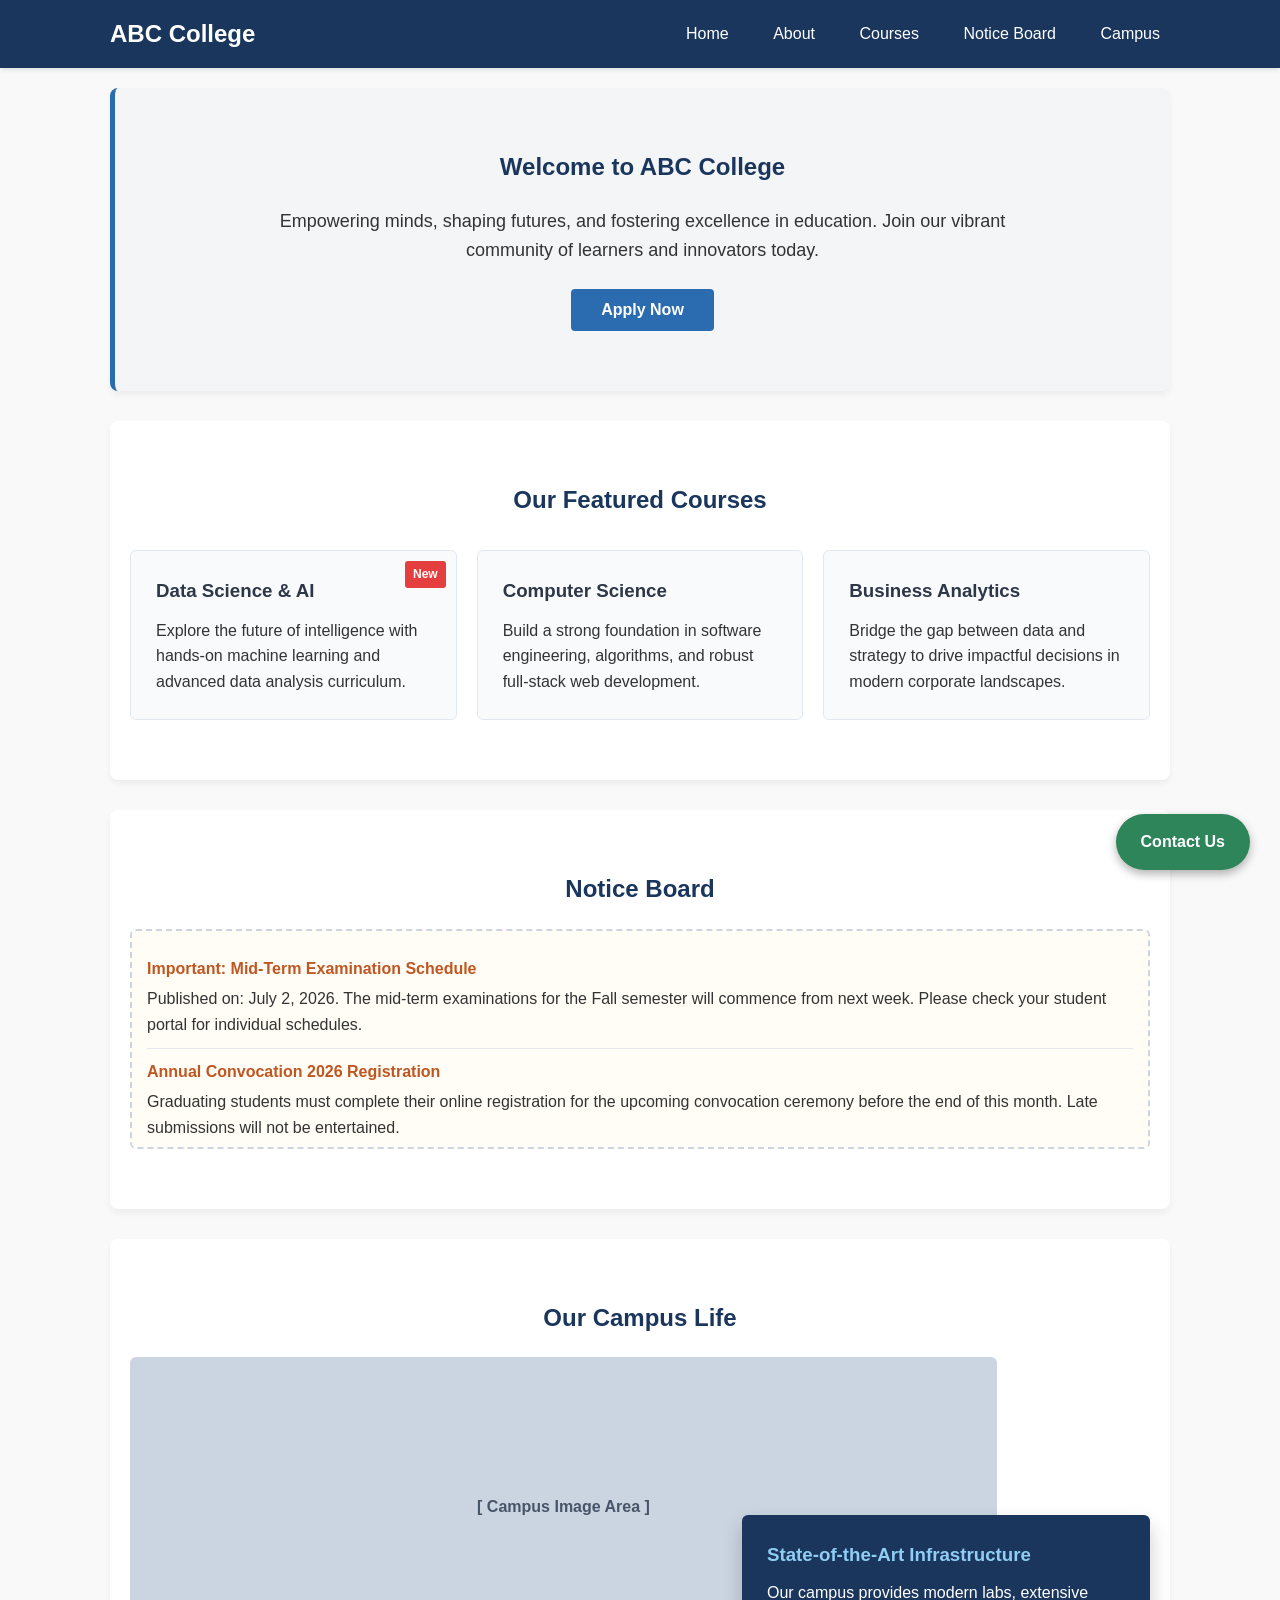
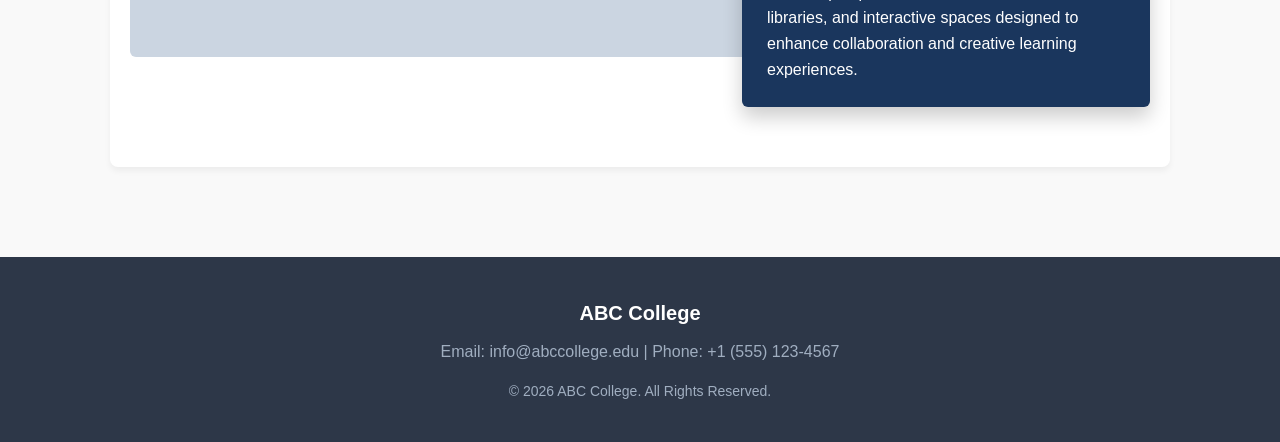
<file: index.html>
<!DOCTYPE html>
<html lang="en">
<head>
    <meta charset="UTF-8">
    <meta name="viewport" content="width=device-width, initial-scale=1.0">
    <title>ABC College | Welcome</title>
    <!-- External CSS link matching the required filename -->
    <link rel="stylesheet" href="style.css">
</head>
<body>

    <!-- Fixed/Sticky Contact Button -->
    <a href="#contact" class="fixed-contact-btn">Contact Us</a>

    <!-- Header Section -->
    <header class="main-header">
        <div class="header-container">
            <h1 id="college-logo">ABC College</h1>
            <nav class="nav-menu">
                <ul>
                    <li><a href="#home">Home</a></li>
                    <li><a href="#about">About</a></li>
                    <li><a href="#courses">Courses</a></li>
                    <li><a href="#notices">Notice Board</a></li>
                    <li><a href="#campus">Campus</a></li>
                </ul>
            </nav>
        </div>
    </header>

    <!-- Main Content Wrapper -->
    <main class="content-wrapper">

        <!-- Welcome Section -->
        <section id="home" class="welcome-section">
            <h2>Welcome to ABC College</h2>
            <p>Empowering minds, shaping futures, and fostering excellence in education. Join our vibrant community of learners and innovators today.</p>
            <button class="btn-primary">Apply Now</button>
        </section>

        <!-- Courses Section -->
        <section id="courses" class="courses-section">
            <h2 class="section-title">Our Featured Courses</h2>
            <div class="courses-grid">
                <!-- Course Card 1 with 'New' Badge -->
                <div class="course-card">
                    <span class="badge-new">New</span>
                    <h3>Data Science & AI</h3>
                    <p>Explore the future of intelligence with hands-on machine learning and advanced data analysis curriculum.</p>
                </div>
                <!-- Course Card 2 -->
                <div class="course-card">
                    <h3>Computer Science</h3>
                    <p>Build a strong foundation in software engineering, algorithms, and robust full-stack web development.</p>
                </div>
                <!-- Course Card 3 -->
                <div class="course-card">
                    <h3>Business Analytics</h3>
                    <p>Bridge the gap between data and strategy to drive impactful decisions in modern corporate landscapes.</p>
                </div>
            </div>
        </section>

        <!-- Notice Board Section -->
        <section id="notices" class="notice-section">
            <h2>Notice Board</h2>
            <!-- Box demonstrating fixed height and overflow scroll -->
            <div class="notice-board-box">
                <div class="notice-item">
                    <h4>Important: Mid-Term Examination Schedule</h4>
                    <p>Published on: July 2, 2026. The mid-term examinations for the Fall semester will commence from next week. Please check your student portal for individual schedules.</p>
                </div>
                <hr>
                <div class="notice-item">
                    <h4>Annual Convocation 2026 Registration</h4>
                    <p>Graduating students must complete their online registration for the upcoming convocation ceremony before the end of this month. Late submissions will not be entertained.</p>
                </div>
                <hr>
                <div class="notice-item">
                    <h4>Scholarship Applications Open</h4>
                    <p>Applications for merit-based and need-based financial aid for the next academic year are now being accepted. Submit your documents to the registrar office.</p>
                </div>
            </div>
        </section>

        <!-- Campus Section -->
        <section id="campus" class="campus-section">
            <h2>Our Campus Life</h2>
            <div class="campus-container">
                <!-- Image Placeholder -->
                <div class="campus-image-placeholder">
                    <p>[ Campus Image Area ]</p>
                </div>
                <!-- Overlapping Information Box -->
                <div class="campus-overlay-box">
                    <h3>State-of-the-Art Infrastructure</h3>
                    <p>Our campus provides modern labs, extensive libraries, and interactive spaces designed to enhance collaboration and creative learning experiences.</p>
                </div>
            </div>
        </section>

    </main>

    <!-- Footer Section -->
    <footer id="contact" class="main-footer">
        <p class="footer-title">ABC College</p>
        <p>Email: info@abccollege.edu | Phone: +1 (555) 123-4567</p>
        <p class="footer-copyright">&copy; 2026 ABC College. All Rights Reserved.</p>
    </footer>

</body>
</html>
</file>
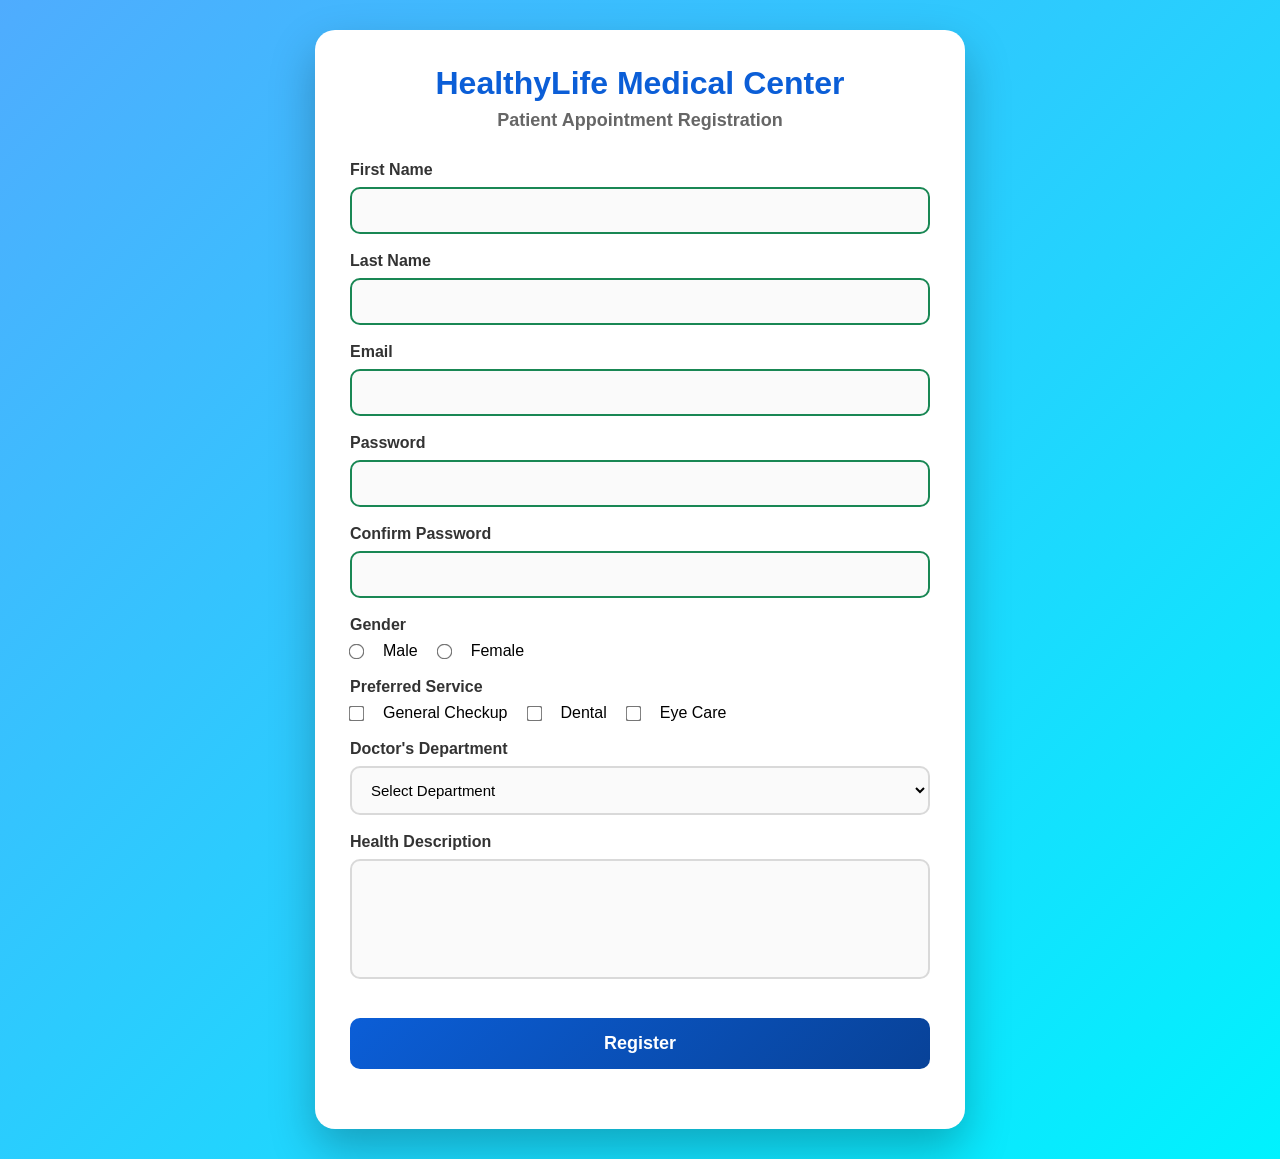
<file: Lab Final/index.html>
<!DOCTYPE html>
<html lang="en">
<head>
    <meta charset="UTF-8">
    <title>HealthyLife Medical Center</title>
    <link rel="stylesheet" href="STYLE.css">
</head>
<body>

<div class="container">

    <h1>HealthyLife Medical Center</h1>
    <h2>Patient Appointment Registration</h2>

    <form id="appointmentForm">

        
        <label>First Name</label>
        <input type="text" id="fname">
        <span class="error" id="fnameError"></span>

        
        <label>Last Name</label>
        <input type="text" id="lname">
        <span class="error" id="lnameError"></span>

        
        <label>Email</label>
        <input type="email" id="email">
        <span class="error" id="emailError"></span>

        
        <label>Password</label>
        <input type="password" id="password">

        <label>Confirm Password</label>
        <input type="password" id="confirmPassword">
        <span class="error" id="passwordError"></span>

        
        <label>Gender</label>

        <div class="radio-group">
            <input type="radio" name="gender" value="Male"> Male
            <input type="radio" name="gender" value="Female"> Female
        </div>

        <span class="error" id="genderError"></span>

        


        <label>Preferred Service</label>

        <div class="checkbox-group">

            <input type="checkbox" name="service" value="General"> General Checkup

            <input type="checkbox" name="service" value="Dental"> Dental

            <input type="checkbox" name="service" value="Eye"> Eye Care

        </div>

        <span class="error" id="serviceError"></span>

        

        <label>Doctor's Department</label>

        <select id="department">

            <option value="">Select Department</option>
            <option>Cardiology</option>
            <option>Neurology</option>
            <option>Orthopedics</option>
            <option>Medicine</option>

        </select>

        <span class="error" id="departmentError"></span>

        

        <label>Health Description</label>

        <textarea id="description"></textarea>

        <span class="error" id="descriptionError"></span>

        <button type="submit">Register</button>

    </form>

    <h3 id="successMessage"></h3>

</div>

<script src="SCRIPT.js"></script>

</body>
</html>
</file>
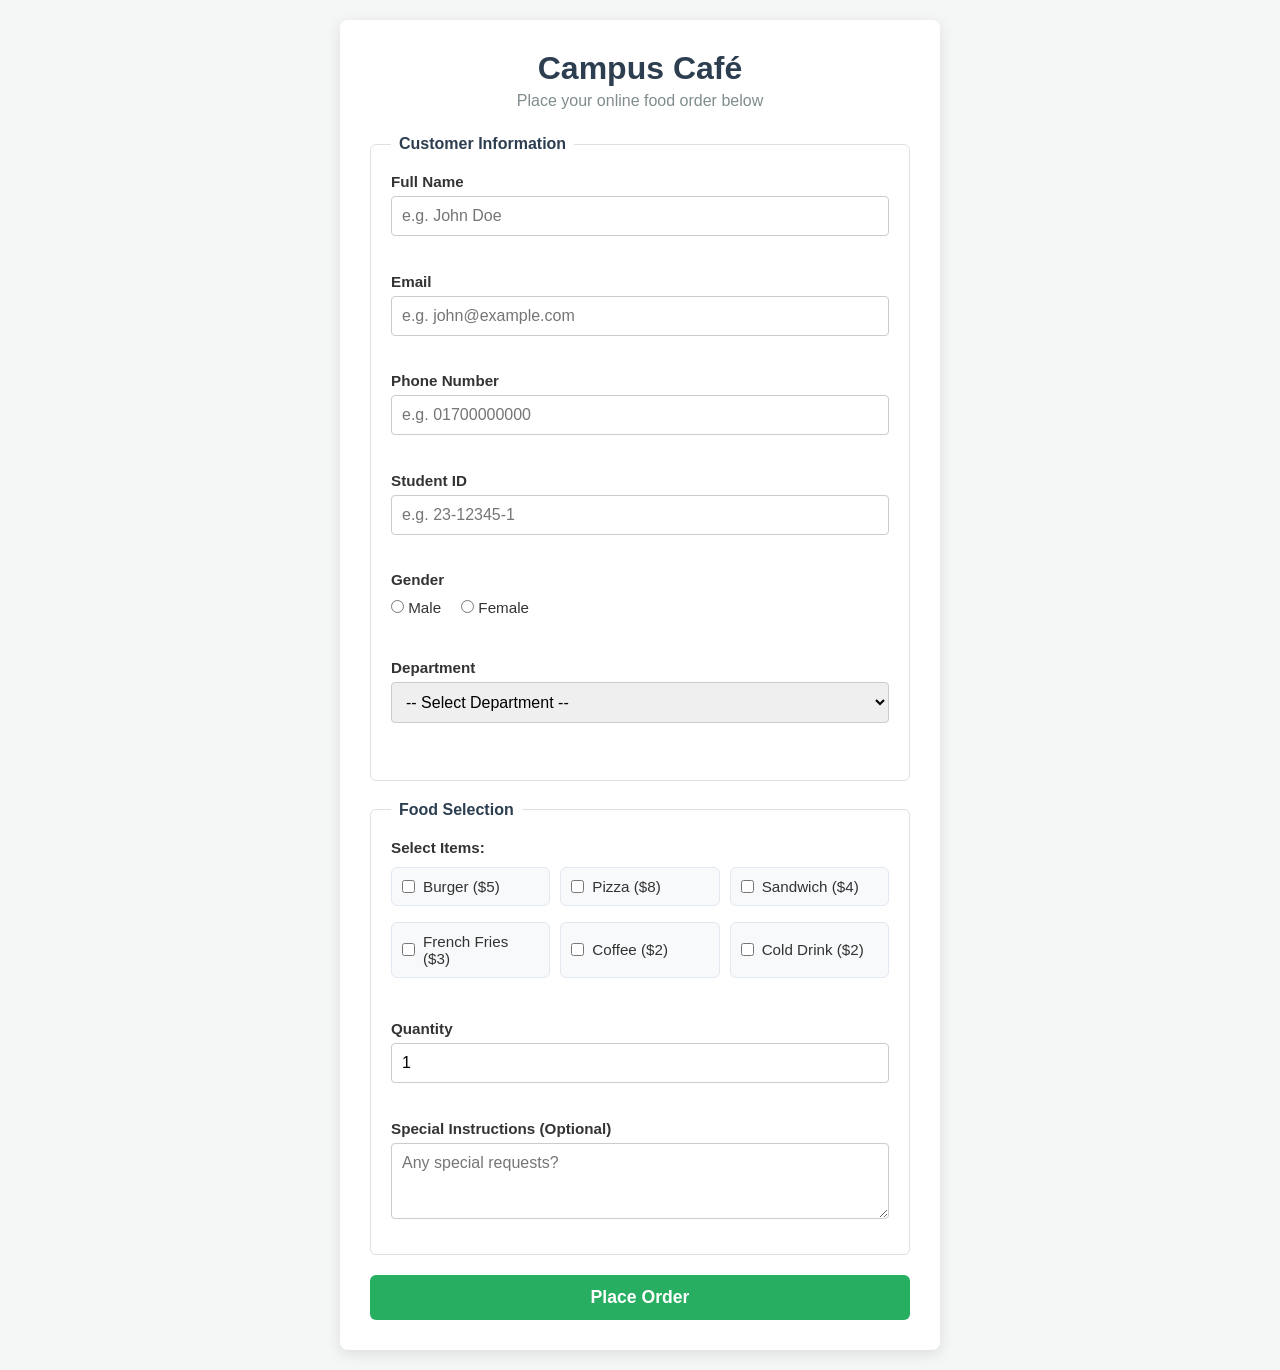
<file: lab Task 30726/index.html>
<!DOCTYPE html>
<html lang="en">
<head>
  <meta charset="UTF-8">
  <meta name="viewport" content="width=device-width, initial-scale=1.0">
  <title>Campus Café - Order Online</title>
  <link rel="stylesheet" href="STYLE.css">
</head>
<body>

  <div class="container">
    <header>
      <h1>Campus Café</h1>
      <p>Place your online food order below</p>
    </header>

    <form id="orderForm" novalidate>
      <!-- Customer Information Section -->
      <fieldset>
        <legend>Customer Information</legend>
        
        <div class="form-group">
          <label for="fullName">Full Name</label>
          <input type="text" id="fullName" placeholder="e.g. John Doe">
          <span class="error-msg" id="fullNameError"></span>
        </div>

        <div class="form-group">
          <label for="email">Email</label>
          <input type="email" id="email" placeholder="e.g. john@example.com">
          <span class="error-msg" id="emailError"></span>
        </div>

        <div class="form-group">
          <label for="phone">Phone Number</label>
          <input type="text" id="phone" placeholder="e.g. 01700000000">
          <span class="error-msg" id="phoneError"></span>
        </div>

        <div class="form-group">
          <label for="studentId">Student ID</label>
          <input type="text" id="studentId" placeholder="e.g. 23-12345-1">
          <span class="error-msg" id="studentIdError"></span>
        </div>

        <div class="form-group">
          <label>Gender</label>
          <div class="radio-group">
            <label><input type="radio" name="gender" value="Male"> Male</label>
            <label><input type="radio" name="gender" value="Female"> Female</label>
          </div>
          <span class="error-msg" id="genderError"></span>
        </div>

        <div class="form-group">
          <label for="department">Department</label>
          <select id="department">
            <option value="">-- Select Department --</option>
            <option value="CSE">CSE</option>
            <option value="EEE">EEE</option>
            <option value="BBA">BBA</option>
            <option value="English">English</option>
            <option value="Other">Other</option>
          </select>
          <span class="error-msg" id="departmentError"></span>
        </div>
      </fieldset>

      <!-- Food Selection Section -->
      <fieldset>
        <legend>Food Selection</legend>

        <div class="form-group">
          <label>Select Items:</label>
          <div class="food-grid">
            <label class="food-item">
              <input type="checkbox" name="food" value="Burger" data-price="5">
              <span>Burger ($5)</span>
            </label>
            <label class="food-item">
              <input type="checkbox" name="food" value="Pizza" data-price="8">
              <span>Pizza ($8)</span>
            </label>
            <label class="food-item">
              <input type="checkbox" name="food" value="Sandwich" data-price="4">
              <span>Sandwich ($4)</span>
            </label>
            <label class="food-item">
              <input type="checkbox" name="food" value="French Fries" data-price="3">
              <span>French Fries ($3)</span>
            </label>
            <label class="food-item">
              <input type="checkbox" name="food" value="Coffee" data-price="2">
              <span>Coffee ($2)</span>
            </label>
            <label class="food-item">
              <input type="checkbox" name="food" value="Cold Drink" data-price="2">
              <span>Cold Drink ($2)</span>
            </label>
          </div>
          <span class="error-msg" id="foodError"></span>
        </div>

        <div class="form-group">
          <label for="quantity">Quantity</label>
          <input type="number" id="quantity" value="1" min="1">
          <span class="error-msg" id="quantityError"></span>
        </div>

        <div class="form-group">
          <label for="instructions">Special Instructions (Optional)</label>
          <textarea id="instructions" rows="3" placeholder="Any special requests?"></textarea>
        </div>
      </fieldset>

      <button type="submit" id="submitBtn">Place Order</button>
    </form>

    <!-- Order Summary / Receipt Section -->
    <div id="orderReceipt" class="receipt hidden">
      <div class="success-banner">Order placed successfully!</div>
      <h2>Order Receipt</h2>
      <hr>
      <p><strong>Customer Name:</strong> <span id="resName"></span></p>
      <p><strong>Student ID:</strong> <span id="resStudentId"></span></p>
      <p><strong>Department:</strong> <span id="resDepartment"></span></p>
      <div class="receipt-items">
        <strong>Selected Items:</strong>
        <ul id="resItemsList"></ul>
      </div>
      <p><strong>Quantity:</strong> <span id="resQuantity"></span></p>
      <hr>
      <p class="total-bill"><strong>Total Bill:</strong> $<span id="resTotal"></span></p>
    </div>
  </div>

  <script src="SCRIPT.js"></script>
</body>
</html>
</file>
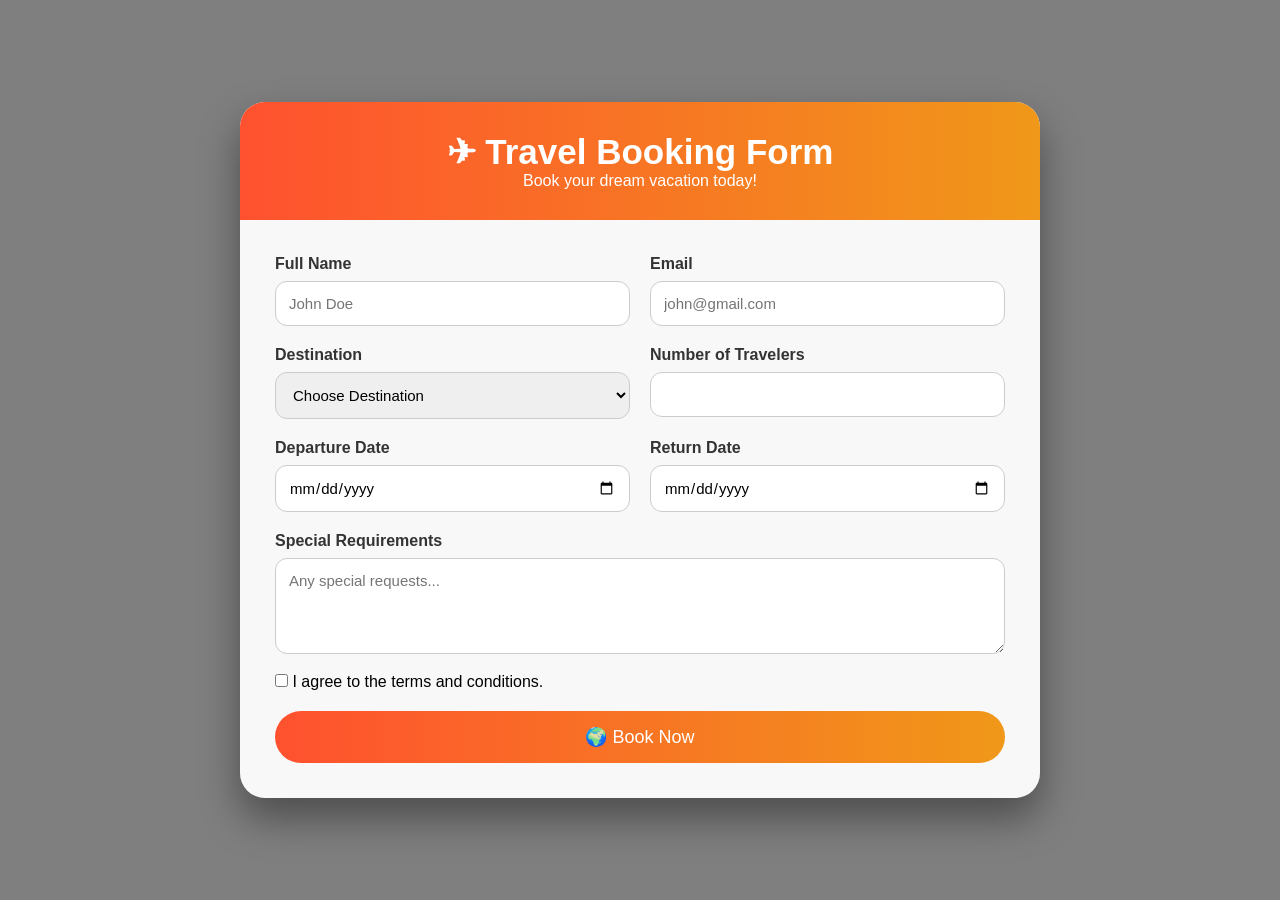
<file: Home_Task.html>
<!DOCTYPE html>
<html lang="en">
<head>
<meta charset="UTF-8">
<meta name="viewport" content="width=device-width, initial-scale=1.0">
<title>Travel Booking Form</title>

<style>
*{
    margin:0;
    padding:0;
    box-sizing:border-box;
    font-family:'Poppins',sans-serif;
}

body{
    min-height:100vh;
    background:linear-gradient(rgba(0,0,0,0.5),
               rgba(0,0,0,0.5)),
               url("https://images.unsplash.com/photo-1507525428034-b723cf961d3e");
    background-size:cover;
    background-position:center;
    display:flex;
    justify-content:center;
    align-items:center;
    padding:20px;
}

.container{
    width:800px;
    background:rgba(255,255,255,0.95);
    border-radius:25px;
    overflow:hidden;
    box-shadow:0 20px 40px rgba(0,0,0,0.4);
}

.header{
    background:linear-gradient(90deg,#ff512f,#f09819);
    color:white;
    text-align:center;
    padding:30px;
}

.header h1{
    font-size:35px;
}

.form-area{
    padding:35px;
}

.row{
    display:flex;
    gap:20px;
    margin-bottom:20px;
}

.input-box{
    flex:1;
}

.input-box label{
    display:block;
    margin-bottom:8px;
    font-weight:bold;
    color:#333;
}

.input-box input,
.input-box select,
.input-box textarea{
    width:100%;
    padding:13px;
    border:1px solid #ccc;
    border-radius:12px;
    font-size:15px;
}

.input-box input:focus,
.input-box select:focus,
.input-box textarea:focus{
    outline:none;
    border-color:#ff512f;
}

.checkbox{
    margin-top:15px;
}

.btn{
    width:100%;
    padding:15px;
    border:none;
    border-radius:30px;
    background:linear-gradient(90deg,#ff512f,#f09819);
    color:white;
    font-size:18px;
    cursor:pointer;
    margin-top:20px;
    transition:0.3s;
}

.btn:hover{
    transform:scale(1.03);
}
</style>
</head>
<body>

<div class="container">

    <div class="header">
        <h1>✈ Travel Booking Form</h1>
        <p>Book your dream vacation today!</p>
    </div>

    <div class="form-area">

        <form>

            <div class="row">
                <div class="input-box">
                    <label>Full Name</label>
                    <input type="text" placeholder="John Doe">
                </div>

                <div class="input-box">
                    <label>Email</label>
                    <input type="email" placeholder="john@gmail.com">
                </div>
            </div>

            <div class="row">
                <div class="input-box">
                    <label>Destination</label>
                    <select>
                        <option>Choose Destination</option>
                        <option>Paris</option>
                        <option>Dubai</option>
                        <option>Maldives</option>
                        <option>Singapore</option>
                    </select>
                </div>

                <div class="input-box">
                    <label>Number of Travelers</label>
                    <input type="number">
                </div>
            </div>

            <div class="row">
                <div class="input-box">
                    <label>Departure Date</label>
                    <input type="date">
                </div>

                <div class="input-box">
                    <label>Return Date</label>
                    <input type="date">
                </div>
            </div>

            <div class="input-box">
                <label>Special Requirements</label>
                <textarea rows="4"
                placeholder="Any special requests..."></textarea>
            </div>

            <div class="checkbox">
                <input type="checkbox"> I agree to the terms and conditions.
            </div>

            <button class="btn">
                🌍 Book Now
            </button>

        </form>

    </div>

</div>

</body>
</html>
</file>
<file: style.css>
/* ==========================================================================
   1. Universal Selector & Global Resets
   ========================================================================== */
* {
    margin: 0;
    padding: 0;
    box-sizing: border-box;
}

body {
    font-family: 'Segoe UI', Tahoma, Geneva, Verdana, sans-serif;
    line-height: 1.6;
    color: #333;
    background-color: #f9f9f9;
}

/* ==========================================================================
   2. Layout & Positioning Basics
   ========================================================================== */
.content-wrapper {
    max-width: 1100px; /* Use of max-width */
    margin: 0 auto;    /* Box Model layout centering */
    padding: 20px;
}

section {
    padding: 60px 20px;
    margin-bottom: 30px;
    background: #ffffff;
    border-radius: 8px;
    box-shadow: 0 4px 6px rgba(0,0,0,0.05);
}

/* Group Selector applied for section headings */
.welcome-section h2, .courses-section h2, .notice-section h2, .campus-section h2 {
    color: #1a365d;
    margin-bottom: 20px;
    text-align: center;
}

/* ==========================================================================
   3. Header & Navigation (Sticky & Display concepts)
   ========================================================================== */
.main-header {
    background-color: #1a365d;
    color: #ffffff;
    position: sticky; /* Position concept */
    top: 0;
    z-index: 100;    /* High z-index to keep header above content */
    box-shadow: 0 2px 5px rgba(0,0,0,0.1);
}

.header-container {
    max-width: 1100px;
    margin: 0 auto;
    display: flex;
    justify-content: space-between;
    align-items: center;
    padding: 15px 20px;
}

/* ID Selector */
#college-logo {
    font-size: 24px;
    font-weight: bold;
}

/* Element & Inline-block usage */
.nav-menu ul {
    list-style: none;
}

.nav-menu ul li {
    display: inline-block; /* Display concept */
    margin-left: 20px;
}

.nav-menu ul li a {
    color: #ffffff;
    text-decoration: none;
    font-weight: 500;
    padding: 5px 10px;
    transition: color 0.3s;
}

.nav-menu ul li a:hover {
    color: #cbd5e1;
}

/* ==========================================================================
   4. Welcome Section
   ========================================================================== */
.welcome-section {
    text-align: center;
    background: linear-gradient(rgba(26, 54, 93, 0.05), rgba(26, 54, 93, 0.05)), #ffffff;
    border-left: 5px solid #2b6cb0;
}

.welcome-section p {
    font-size: 18px;
    max-width: 800px;
    margin: 0 auto 25px auto;
}

.btn-primary {
    background-color: #2b6cb0;
    color: white;
    border: none;
    padding: 12px 30px;
    font-size: 16px;
    border-radius: 4px;
    cursor: pointer;
    font-weight: bold;
}

.btn-primary:hover {
    background-color: #2c5282;
}

/* ==========================================================================
   5. Courses Section (Box Model & Absolute Positioning)
   ========================================================================== */
.courses-grid {
    display: flex;
    gap: 20px;
    justify-content: space-between;
    flex-wrap: wrap;
}

/* Class Selector */
.course-card {
    flex: 1;
    min-width: 280px;
    background: #f8fafc;
    border: 1px solid #e2e8f0; /* Box model border */
    padding: 25px;            /* Box model padding */
    margin-top: 10px;         /* Box model margin */
    border-radius: 6px;
    position: relative;       /* Context for Absolute badge position */
}

/* Absolute badge position usage */
.badge-new {
    position: absolute;
    top: 10px;
    right: 10px;
    background-color: #e53e3e;
    color: white;
    font-size: 12px;
    font-weight: bold;
    padding: 4px 8px;
    border-radius: 3px;
    z-index: 10;
}

.course-card h3 {
    margin-bottom: 12px;
    color: #2d3748;
}

/* ==========================================================================
   6. Notice Board Section (Overflow usage)
   ========================================================================== */
.notice-board-box {
    height: 220px;       /* Fixed height requirement */
    overflow-y: scroll;  /* Overflow concept demonstration */
    border: 2px dashed #cbd5e1;
    padding: 15px;
    background-color: #fffdf5;
    border-radius: 6px;
}

.notice-item {
    padding: 10px 0;
}

.notice-item h4 {
    color: #c05621;
    margin-bottom: 5px;
}

hr {
    border: 0;
    height: 1px;
    background: #e2e8f0;
}

/* ==========================================================================
   7. Campus Section (Overlapping Elements & z-index)
   ========================================================================== */
.campus-container {
    position: relative; /* Context for overlapping absolute box */
    height: 350px;
    margin-top: 20px;
}

/* Image Placeholder Base Layer */
.campus-image-placeholder {
    width: 85%;
    height: 300px;
    background-color: #cbd5e1;
    display: flex;
    align-items: center;
    justify-content: center;
    color: #475569;
    font-weight: bold;
    border-radius: 6px;
    position: absolute;
    top: 0;
    left: 0;
    z-index: 1; /* Underneath the info card */
}

/* Overlapping Info Box Top Layer */
.campus-overlay-box {
    position: absolute;
    bottom: 0;
    right: 0;
    width: 40%;
    min-width: 280px;
    background-color: #1a365d;
    color: #ffffff;
    padding: 25px;
    border-radius: 6px;
    box-shadow: 0 10px 20px rgba(0,0,0,0.2);
    z-index: 5; /* Higher z-index to force overlap */
}

.campus-overlay-box h3 {
    margin-bottom: 10px;
    color: #90cdf4;
}

/* ==========================================================================
   8. Fixed Contact Us Button
   ========================================================================== */
.fixed-contact-btn {
    position: fixed; /* Fixed placement requirement */
    bottom: 30px;
    right: 30px;
    background-color: #2f855a;
    color: white;
    padding: 15px 25px;
    text-decoration: none;
    font-weight: bold;
    border-radius: 50px;
    box-shadow: 0 4px 10px rgba(0,0,0,0.3);
    z-index: 999; /* Always on very top layer */
    transition: transform 0.2s;
}

.fixed-contact-btn:hover {
    transform: scale(1.05);
    background-color: #22543d;
}

/* ==========================================================================
   9. Footer Section (Block display usage)
   ========================================================================== */
.main-footer {
    background-color: #2d3748;
    color: #a0aec0;
    text-align: center;
    padding: 40px 20px;
    margin-top: 40px;
}

.footer-title {
    display: block; /* Display block concept explicitly highlighted */
    font-size: 20px;
    color: #ffffff;
    margin-bottom: 10px;
    font-weight: bold;
}

.footer-copyright {
    margin-top: 15px;
    font-size: 14px;
}
</file>
<file: Lab Final/STYLE.css>
*{
    margin:0;
    padding:0;
    box-sizing:border-box;
    font-family:'Poppins',sans-serif;
}

body{

    background:linear-gradient(135deg,#4facfe,#00f2fe);

    min-height:100vh;

    display:flex;

    justify-content:center;

    align-items:center;

    padding:30px;
}


.container{

    width:100%;
    max-width:650px;

    background:#ffffff;

    border-radius:20px;

    padding:35px;

    box-shadow:0 20px 45px rgba(0,0,0,.25);

    animation:fadeIn .8s ease;
}

/* 
   HEADING */

h1{

    text-align:center;

    color:#0B5ED7;

    margin-bottom:8px;

    font-size:32px;

    font-weight:700;
}

h2{

    text-align:center;

    color:#666;

    margin-bottom:30px;

    font-size:18px;
}

/* 
   LABEL */

label{

    display:block;

    margin-top:18px;

    margin-bottom:8px;

    font-weight:600;

    color:#333;
}

/* 
   INPUT */

input,
select,
textarea{

    width:100%;

    padding:13px 15px;

    border:2px solid #d9d9d9;

    border-radius:10px;

    font-size:15px;

    background:#fafafa;

    transition:.3s;
}

/* 
   PLACEHOLDER
 */

input::placeholder,
textarea::placeholder{

    color:#999;

    font-style:italic;
}

/* 
   HOVER EFFECT*/

input:hover,
select:hover,
textarea:hover{

    border-color:#28a745;
}

/* 
   FOCUS EFFECT */

input:focus,
select:focus,
textarea:focus{

    outline:none;

    border-color:#0B5ED7;

    background:#eef6ff;

    box-shadow:0 0 15px rgba(13,110,253,.35);

    transform:scale(1.02);
}

/* 
   VALID INPUT*/

input:valid{

    border-color:#198754;
}

/* 
   INVALID INPUT*/

input:invalid{

    border-color:#dc3545;
}

/*
   RADIO & CHECKBOX*/

.radio-group,
.checkbox-group{

    display:flex;

    gap:20px;

    margin-top:8px;

    margin-bottom:5px;

    align-items:center;
}

.radio-group input,
.checkbox-group input{

    width:auto;

    transform:scale(1.2);

    cursor:pointer;
}

/* 
   TEXTAREA */

textarea{

    resize:none;

    height:120px;
}

/* 
   BUTTON */

button{

    width:100%;

    margin-top:30px;

    padding:15px;

    border:none;

    border-radius:10px;

    background:linear-gradient(135deg,#0B5ED7,#084298);

    color:white;

    font-size:18px;

    font-weight:bold;

    cursor:pointer;

    transition:.3s;
}

button:hover{

    transform:translateY(-3px);

    box-shadow:0 10px 20px rgba(0,0,0,.3);

    background:linear-gradient(135deg,#198754,#157347);
}

button:active{

    transform:scale(.98);
}

/* 
   ERROR MESSAGE */

.error{

    color:#dc3545;

    font-size:14px;

    font-weight:500;

    display:block;

    margin-top:5px;
}

/* 
   SUCCESS MESSAGE*/

#successMessage{

    margin-top:25px;

    text-align:center;

    color:#198754;

    font-size:18px;

    font-weight:bold;
}

/* 
   ANIMATION */

@keyframes fadeIn{

    from{

        opacity:0;

        transform:translateY(30px);
    }

    to{

        opacity:1;

        transform:translateY(0);
    }

}

/*
   RESPONSIVE*/

@media(max-width:768px){

.container{

    padding:25px;
}

h1{

    font-size:26px;
}

h2{

    font-size:16px;
}

button{

    font-size:16px;
}

.radio-group,
.checkbox-group{

    flex-direction:column;

    align-items:flex-start;
}

}
</file>
<file: lab Task 30726/STYLE.css>
* {
  box-sizing: border-box;
  margin: 0;
  padding: 0;
  font-family: 'Segoe UI', Tahoma, Geneva, Verdana, sans-serif;
}

body {
  background-color: #f4f7f6;
  color: #333;
  padding: 20px;
  display: flex;
  justify-content: center;
}

.container {
  width: 100%;
  max-width: 600px;
  background: #ffffff;
  padding: 30px;
  border-radius: 8px;
  box-shadow: 0 4px 15px rgba(0, 0, 0, 0.1);
}

header {
  text-align: center;
  margin-bottom: 25px;
}

header h1 {
  color: #2c3e50;
  margin-bottom: 5px;
}

header p {
  color: #7f8c8d;
}

fieldset {
  border: 1px solid #e0e0e0;
  border-radius: 6px;
  padding: 20px;
  margin-bottom: 20px;
}

legend {
  font-weight: bold;
  color: #2c3e50;
  padding: 0 8px;
}

.form-group {
  margin-bottom: 15px;
  display: flex;
  flex-direction: column;
}

label {
  font-weight: 600;
  margin-bottom: 6px;
  font-size: 0.95rem;
}

input[type="text"],
input[type="email"],
input[type="number"],
select,
textarea {
  width: 100%;
  padding: 10px;
  border: 1px solid #ccc;
  border-radius: 4px;
  font-size: 1rem;
  transition: border-color 0.2s ease, box-shadow 0.2s ease;
}

/* Focus styles */
input:focus,
select:focus,
textarea:focus {
  outline: none;
  border-color: #3498db;
  box-shadow: 0 0 5px rgba(52, 152, 219, 0.4);
}

.radio-group {
  display: flex;
  gap: 20px;
  align-items: center;
  margin-top: 5px;
}

.radio-group label {
  font-weight: normal;
  cursor: pointer;
}

/* Food Selection Styling */
.food-grid {
  display: grid;
  grid-template-columns: repeat(auto-fill, minmax(140px, 1fr));
  gap: 10px;
  margin-top: 5px;
}

.food-item {
  display: flex;
  align-items: center;
  gap: 8px;
  background-color: #f8f9fa;
  padding: 10px;
  border: 1px solid #e2e8f0;
  border-radius: 6px;
  cursor: pointer;
  font-weight: normal;
  transition: background-color 0.2s;
}

.food-item:hover {
  background-color: #eef2f5;
}

.food-item input {
  cursor: pointer;
}

/* Error message formatting */
.error-msg {
  color: #e74c3c;
  font-size: 0.85rem;
  margin-top: 4px;
  min-height: 1.1rem;
}

button[type="submit"] {
  width: 100%;
  background-color: #27ae60;
  color: white;
  padding: 12px;
  border: none;
  border-radius: 6px;
  font-size: 1.1rem;
  font-weight: bold;
  cursor: pointer;
  transition: background-color 0.3s ease;
}

button[type="submit"]:hover {
  background-color: #219150;
}

/* Receipt / Output Box */
.receipt {
  margin-top: 25px;
  background: #fafafa;
  border: 1px dashed #27ae60;
  border-radius: 6px;
  padding: 20px;
}

.receipt.hidden {
  display: none;
}

.success-banner {
  background-color: #d4edda;
  color: #155724;
  padding: 10px;
  border-radius: 4px;
  text-align: center;
  font-weight: bold;
  margin-bottom: 15px;
}

.receipt h2 {
  font-size: 1.2rem;
  margin-bottom: 10px;
  color: #2c3e50;
}

.receipt hr {
  border: 0;
  border-top: 1px solid #ddd;
  margin: 10px 0;
}

.receipt p, .receipt-items {
  margin-bottom: 8px;
}

.receipt-items ul {
  list-style-type: square;
  padding-left: 20px;
  margin-top: 5px;
}

.total-bill {
  font-size: 1.2rem;
  color: #2c3e50;
}

/* Responsive adjustments */
@media (max-width: 480px) {
  .container {
    padding: 15px;
  }

  .food-grid {
    grid-template-columns: 1fr;
  }
}
</file>
